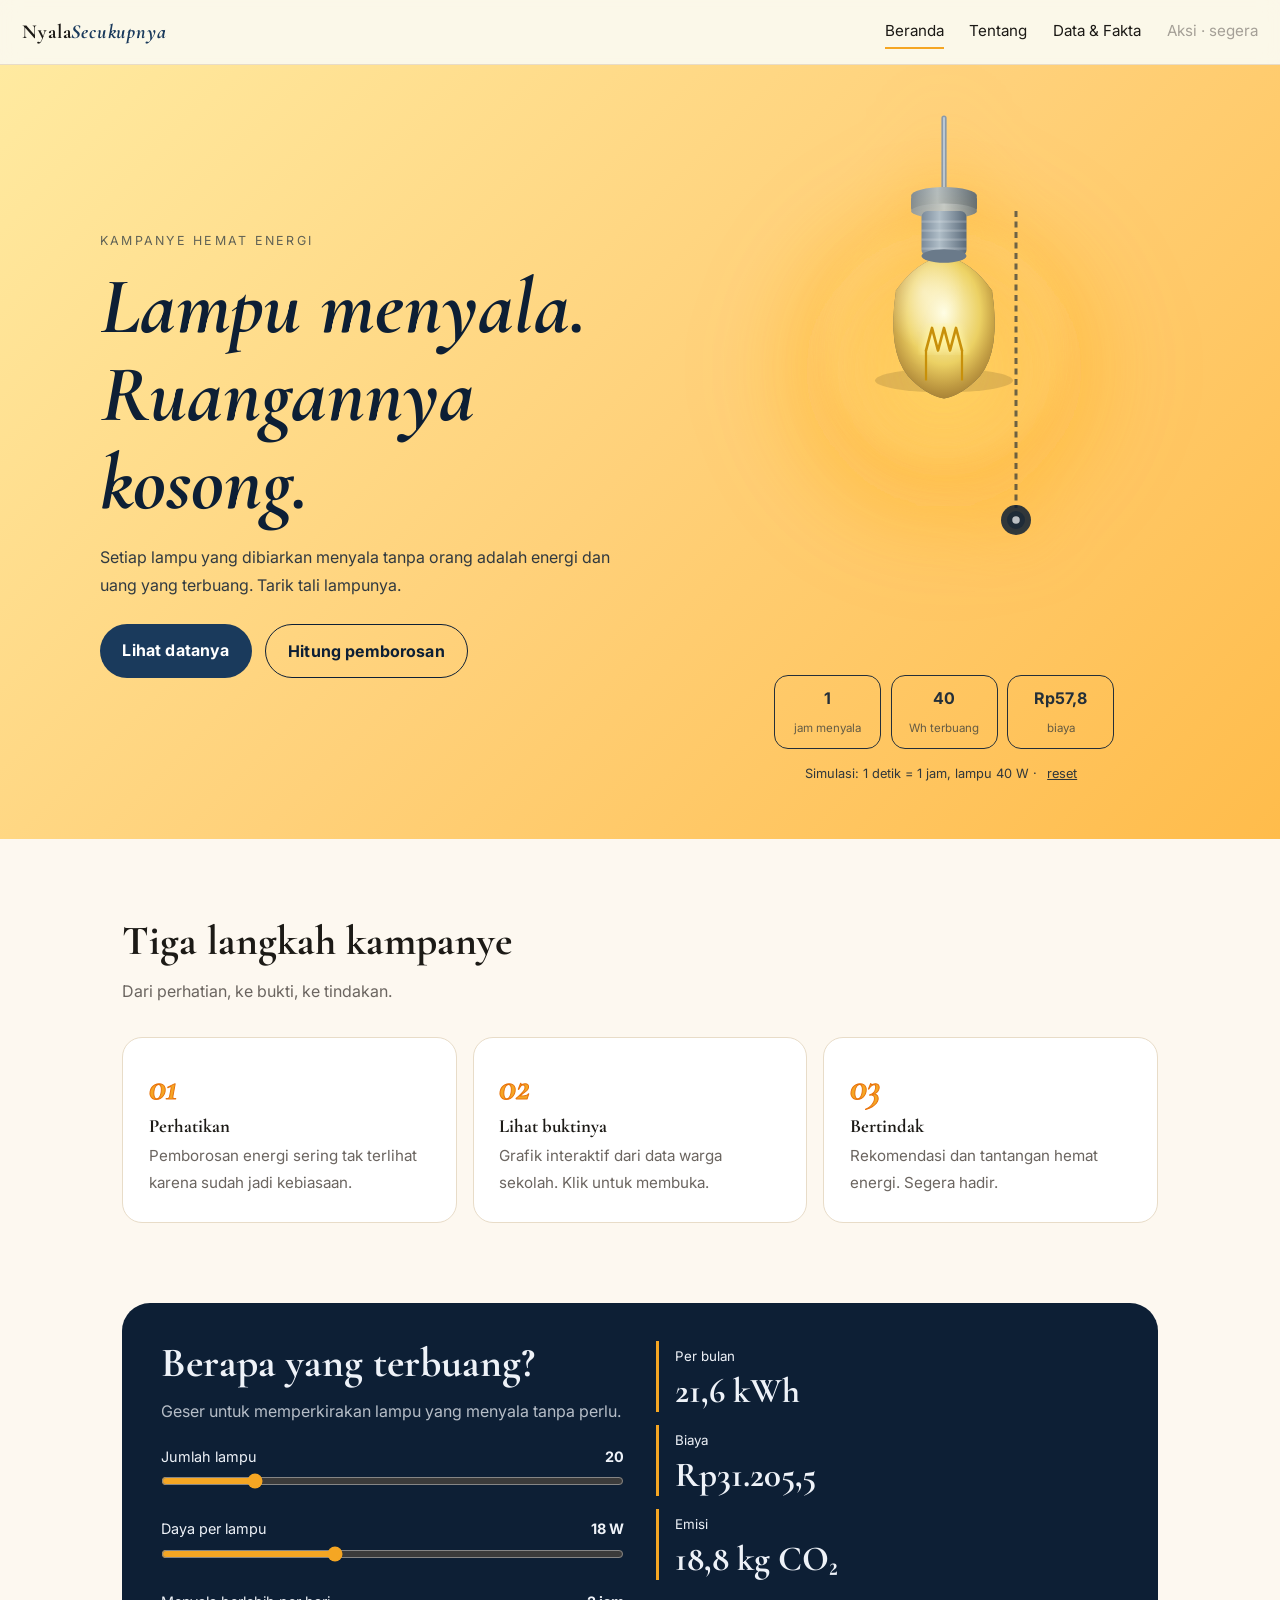
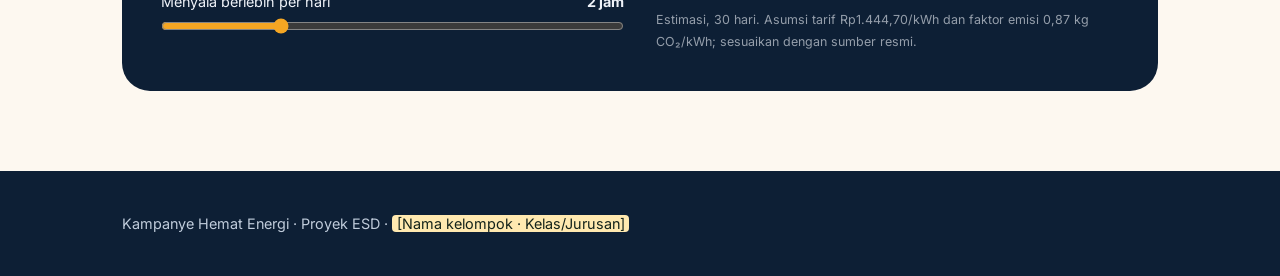
<file: index.html>
<!doctype html>
<html lang="id">

<head>
  <meta charset="utf-8">
  <meta name="viewport" content="width=device-width,initial-scale=1">
  <title>Beranda · Nyala Secukupnya</title>
  <link rel="preconnect" href="https://fonts.googleapis.com">
  <link
    href="https://fonts.googleapis.com/css2?family=Cormorant+Garamond:ital,wght@0,500;0,600;0,700;1,600;1,700&family=Inter:wght@400;500;600&display=swap"
    rel="stylesheet">
  <link rel="stylesheet" href="css/style.css">
</head>

<body>
  <header class="top"><a class="logo" href="index.html">Nyala<b>Secukupnya</b></a><button class="burger"
      aria-label="Menu">☰</button>
    <nav><a href="index.html" aria-current="page">Beranda</a><a href="tentang.html">Tentang</a><a href="data.html">Data
        &amp; Fakta</a><a class="soon" title="Dikerjakan di Fase 3">Aksi · segera</a></nav>
  </header>
  <main>
    <div class="hero lit">
      <div><span class="eyebrow">Kampanye Hemat Energi</span>
        <h1 id="hl"></h1>
        <p id="sub"></p>
        <div class="btns"><a class="btn" href="data.html">Lihat datanya</a><a class="btn alt" href="#hitung">Hitung
            pemborosan</a></div>
      </div>
      <div class="stage"><button id="lamp" class="lamp" aria-pressed="true"><svg viewBox="0 0 200 360"
            aria-hidden="true" xmlns="http://www.w3.org/2000/svg">
            <defs>
              <!-- Glow halo besar -->
              <radialGradient id="gl" cx="50%" cy="55%" r="50%">
                <stop offset="0%" stop-color="#ffe066" stop-opacity=".75" />
                <stop offset="40%" stop-color="#ffb830" stop-opacity=".35" />
                <stop offset="100%" stop-color="#ff9900" stop-opacity="0" />
              </radialGradient>
              <!-- Glow dalam bohlam -->
              <radialGradient id="gb" cx="50%" cy="40%" r="60%">
                <stop offset="0%" stop-color="#fffde0" stop-opacity="1" />
                <stop offset="60%" stop-color="#ffe066" stop-opacity=".9" />
                <stop offset="100%" stop-color="#ffb830" stop-opacity=".6" />
              </radialGradient>
              <!-- Gradient kaca bohlam (mati) -->
              <radialGradient id="gd" cx="38%" cy="30%" r="65%">
                <stop offset="0%" stop-color="#5a6a7a" stop-opacity=".9" />
                <stop offset="100%" stop-color="#2a3540" stop-opacity="1" />
              </radialGradient>
              <!-- Kilap kaca -->
              <radialGradient id="gs" cx="30%" cy="25%" r="40%">
                <stop offset="0%" stop-color="#ffffff" stop-opacity=".45" />
                <stop offset="100%" stop-color="#ffffff" stop-opacity="0" />
              </radialGradient>
              <!-- Gradient topi/fitting -->
              <linearGradient id="gf" x1="0%" y1="0%" x2="100%" y2="0%">
                <stop offset="0%" stop-color="#7a8a9a" />
                <stop offset="40%" stop-color="#b0bec8" />
                <stop offset="100%" stop-color="#5a6a7a" />
              </linearGradient>
              <!-- Gradient ulir fitting -->
              <linearGradient id="gu" x1="0%" y1="0%" x2="100%" y2="0%">
                <stop offset="0%" stop-color="#8a9aaa" />
                <stop offset="50%" stop-color="#c0cdd8" />
                <stop offset="100%" stop-color="#6a7a8a" />
              </linearGradient>
              <!-- Filter blur untuk glow -->
              <filter id="blur-glow" x="-60%" y="-60%" width="220%" height="220%">
                <feGaussianBlur stdDeviation="18" />
              </filter>
              <filter id="blur-soft" x="-30%" y="-30%" width="160%" height="160%">
                <feGaussianBlur stdDeviation="6" />
              </filter>
              <filter id="blur-filament" x="-20%" y="-20%" width="140%" height="140%">
                <feGaussianBlur stdDeviation="2.5" />
              </filter>
            </defs>

            <!-- ══ KABEL DARI ATAS ══ -->
            <line x1="100" y1="0" x2="100" y2="52" stroke="#8a9aaa" stroke-width="3.5" stroke-linecap="round"/>
            <line x1="100" y1="0" x2="100" y2="52" stroke="#c0cdd8" stroke-width="1.2" stroke-linecap="round"/>

            <!-- ══ FITTING ATAS (tutup logam) ══ -->
            <ellipse cx="100" cy="52" rx="22" ry="6" fill="url(#gf)" />
            <rect x="78" y="52" width="44" height="10" rx="2" fill="url(#gf)" />
            <ellipse cx="100" cy="62" rx="22" ry="5" fill="url(#gu)" />

            <!-- ══ GLOW HALO (muncul saat lit) ══ -->
            <circle class="glow" cx="100" cy="155" r="130" fill="url(#gl)" filter="url(#blur-glow)" />
            <circle class="glow" cx="100" cy="150" r="80" fill="#ffe599" fill-opacity=".18" filter="url(#blur-soft)" />

            <!-- ══ BOHLAM — body kaca ══ -->
            <!-- Shadow bohlam -->
            <ellipse cx="100" cy="175" rx="46" ry="8" fill="#000" fill-opacity=".12" />
            <!-- Kaca bohlam (mati) -->
            <path class="bulb-glass" d="M68 115 Q62 155 76 172 Q88 185 100 187 Q112 185 124 172 Q138 155 132 115 Q118 95 100 92 Q82 95 68 115Z"
              fill="url(#gd)" />
            <!-- Kaca bohlam (nyala) -->
            <path class="bulb-lit" d="M68 115 Q62 155 76 172 Q88 185 100 187 Q112 185 124 172 Q138 155 132 115 Q118 95 100 92 Q82 95 68 115Z"
              fill="url(#gb)" opacity="0" style="transition:opacity .6s" />
            <!-- Kilap kaca selalu ada -->
            <path d="M68 115 Q62 155 76 172 Q88 185 100 187 Q112 185 124 172 Q138 155 132 115 Q118 95 100 92 Q82 95 68 115Z"
              fill="url(#gs)" />

            <!-- ══ FILAMEN (kawat pijar) ══ -->
            <!-- Glow filamen saat nyala -->
            <g class="glow" filter="url(#blur-filament)">
              <polyline points="88,155 92,140 96,155 100,140 104,155 108,140 112,155"
                fill="none" stroke="#fff4a0" stroke-width="4" stroke-linecap="round" stroke-linejoin="round"/>
            </g>
            <!-- Filamen utama -->
            <polyline class="filament" points="88,155 92,140 96,155 100,140 104,155 108,140 112,155"
              fill="none" stroke="#8a7040" stroke-width="1.8" stroke-linecap="round" stroke-linejoin="round"/>
            <!-- Kaki filamen kiri -->
            <line class="filament" x1="88" y1="155" x2="88" y2="175" stroke="#8a7040" stroke-width="1.5"/>
            <line class="filament" x1="112" y1="155" x2="112" y2="175" stroke="#8a7040" stroke-width="1.5"/>

            <!-- ══ LEHER BOHLAM (sambungan kaca-fitting) ══ -->
            <rect x="85" y="62" width="30" height="30" rx="4" fill="url(#gf)" />
            <!-- Ulir leher -->
            <line x1="85" y1="69" x2="115" y2="69" stroke="#fff" stroke-opacity=".18" stroke-width="1.5"/>
            <line x1="85" y1="75" x2="115" y2="75" stroke="#fff" stroke-opacity=".18" stroke-width="1.5"/>
            <line x1="85" y1="81" x2="115" y2="81" stroke="#fff" stroke-opacity=".18" stroke-width="1.5"/>
            <line x1="85" y1="87" x2="115" y2="87" stroke="#fff" stroke-opacity=".18" stroke-width="1.5"/>
            <!-- Tutup bawah leher -->
            <ellipse cx="100" cy="92" rx="15" ry="4.5" fill="#6a7a8a" />

            <!-- ══ KABEL TALI TARIK ══ -->
            <line x1="148" y1="62" x2="148" y2="260" stroke="currentColor" stroke-width="2" stroke-opacity=".6" stroke-dasharray="4 3"/>
            <!-- Knob / tombol tarik -->
            <g class="knob" transform="translate(148,268)">
              <circle r="10" fill="currentColor" fill-opacity=".85"/>
              <circle r="6" fill="currentColor" fill-opacity=".5"/>
              <circle r="2.5" fill="#fff" fill-opacity=".7"/>
            </g>

          </svg></button>
        <div class="meter" id="meter"></div>
        <p class="hint">Simulasi: 1 detik = 1 jam, lampu 40 W · <button id="reset"
            style="background:none;border:0;text-decoration:underline;color:inherit;cursor:pointer;font:inherit">reset</button>
        </p>
      </div>
    </div>
    <section>
      <div class="wrap">
        <h2 class="rv">Tiga langkah kampanye</h2>
        <p class="lead rv">Dari perhatian, ke bukti, ke tindakan.</p>
        <div class="steps">
          <div class="card rv">
            <div class="n">01</div>
            <h3>Perhatikan</h3>
            <p>Pemborosan energi sering tak terlihat karena sudah jadi kebiasaan.</p>
          </div>
          <a class="card rv" href="data.html">
            <div class="n">02</div>
            <h3>Lihat buktinya</h3>
            <p>Grafik interaktif dari data warga sekolah. Klik untuk membuka.</p>
          </a>
          <div class="card rv">
            <div class="n">03</div>
            <h3>Bertindak</h3>
            <p>Rekomendasi dan tantangan hemat energi. Segera hadir.</p>
          </div>
        </div>
      </div>
    </section>
    <section id="hitung" style="padding-top:0">
      <div class="wrap">
        <div class="calc rv">
          <div>
            <h2>Berapa yang terbuang?</h2>
            <p style="opacity:.75;margin-top:.6rem">Geser untuk memperkirakan lampu yang menyala tanpa perlu.</p>
            <form id="calc" onsubmit="return false"><label>Jumlah lampu <b id="vn"></b></label><input id="n"
                type="range" min="1" max="100" value="20"><label>Daya per lampu <b id="vw"></b></label><input id="w"
                type="range" min="5" max="40" step="1" value="18"><label>Menyala berlebih per hari <b
                  id="vh"></b></label><input id="h" type="range" min="0" max="8" value="2"></form>
          </div>
          <div class="out">
            <div><small>Per bulan</small><b id="kwh"></b></div>
            <div><small>Biaya</small><b id="rp"></b></div>
            <div><small>Emisi</small><b id="co"></b></div>
            <p class="fine">Estimasi, 30 hari. Asumsi tarif Rp1.444,70/kWh dan faktor emisi 0,87 kg CO₂/kWh; sesuaikan
              dengan sumber resmi.</p>
          </div>
        </div>
      </div>
    </section>
  </main>
  <footer>
    <div class="wrap">Kampanye Hemat Energi · Proyek ESD · <span class="ph" style="color:#14231a">[Nama kelompok ·
        Kelas/Jurusan]</span></div>
  </footer>
  <script src="js/main.js"></script>
</body>

</html>
</file>
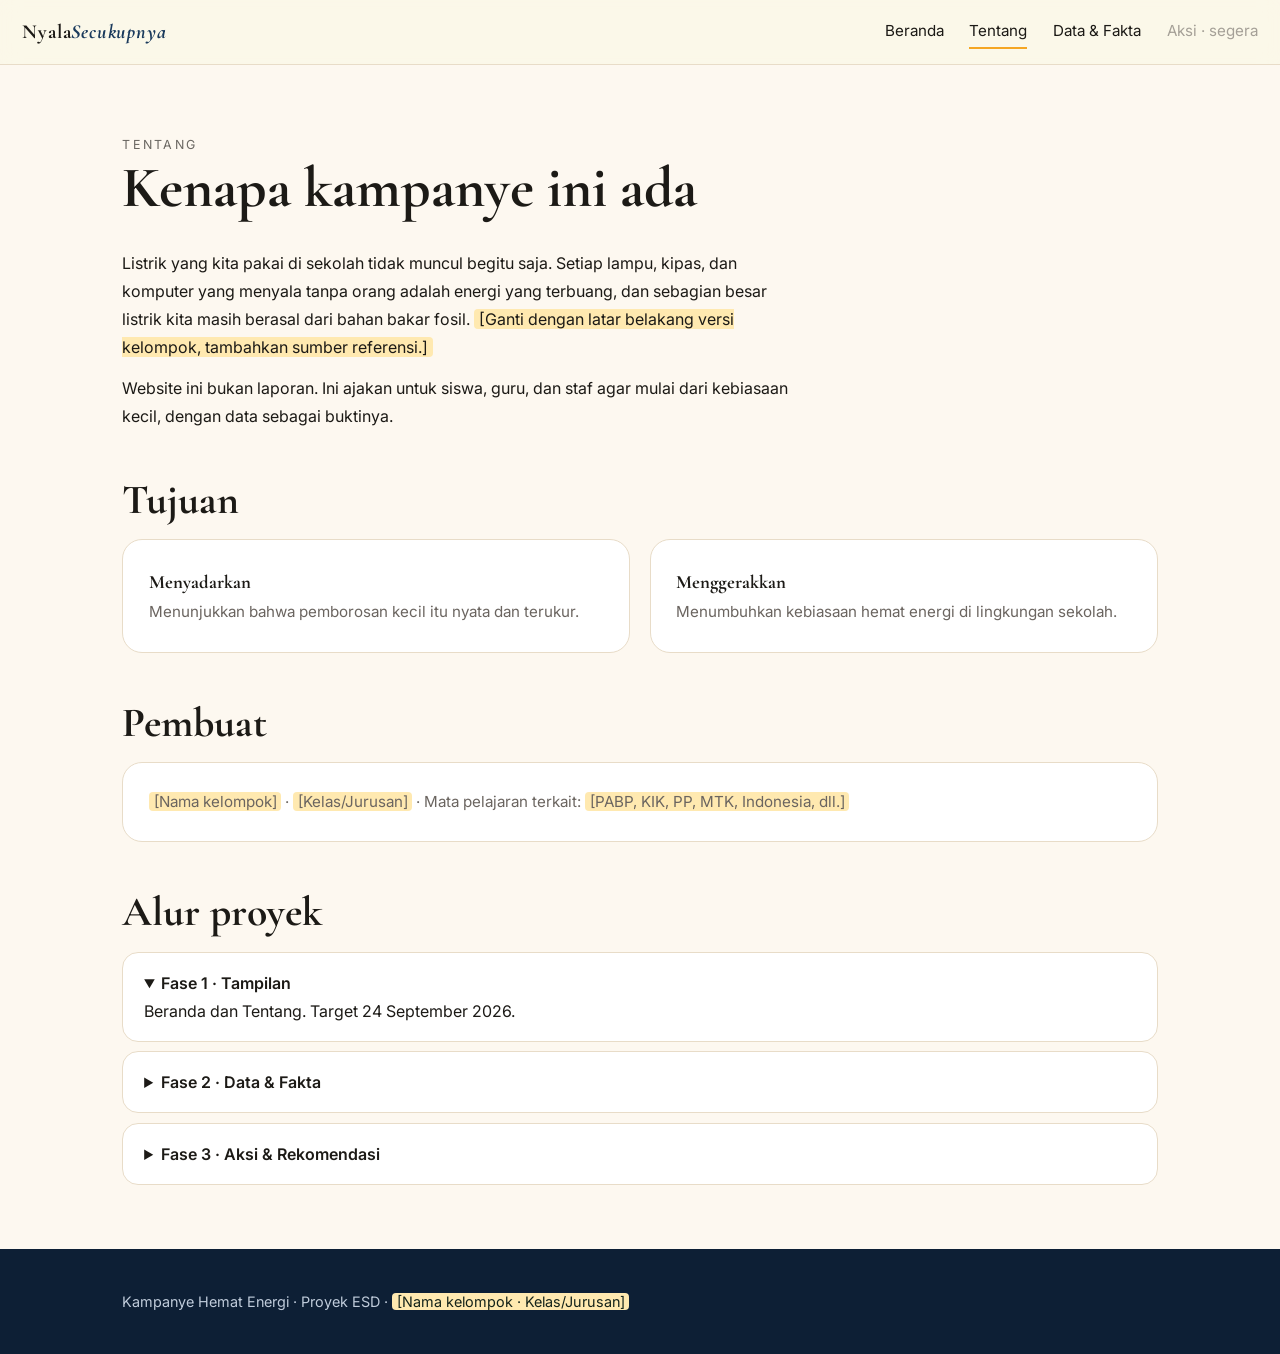
<file: tentang.html>
<!doctype html>
<html lang="id">

<head>
  <meta charset="utf-8">
  <meta name="viewport" content="width=device-width,initial-scale=1">
  <title>Tentang · Nyala Secukupnya</title>
  <link rel="preconnect" href="https://fonts.googleapis.com">
  <link
    href="https://fonts.googleapis.com/css2?family=Cormorant+Garamond:ital,wght@0,500;0,600;0,700;1,600;1,700&family=Inter:wght@400;500;600&display=swap"
    rel="stylesheet">
  <link rel="stylesheet" href="css/style.css">
</head>

<body>
  <header class="top"><a class="logo" href="index.html">Nyala<b>Secukupnya</b></a><button class="burger"
      aria-label="Menu">☰</button>
    <nav><a href="index.html">Beranda</a><a href="tentang.html" aria-current="page">Tentang</a><a href="data.html">Data
        &amp; Fakta</a><a class="soon" title="Dikerjakan di Fase 3">Aksi · segera</a></nav>
  </header>
  <main class="wrap">
    <div class="page-h"><span class="eyebrow">Tentang</span>
      <h1>Kenapa kampanye ini ada</h1>
    </div>
    <div class="prose rv">
      <p>Listrik yang kita pakai di sekolah tidak muncul begitu saja. Setiap lampu, kipas, dan komputer yang menyala
        tanpa orang adalah energi yang terbuang, dan sebagian besar listrik kita masih berasal dari bahan bakar fosil.
        <span class="ph">[Ganti dengan latar belakang versi kelompok, tambahkan sumber referensi.]</span>
      </p>
      <p>Website ini bukan laporan. Ini ajakan untuk siswa, guru, dan staf agar mulai dari kebiasaan kecil, dengan data
        sebagai buktinya.</p>
    </div>
    <h2 style="margin-top:3rem">Tujuan</h2>
    <div class="two" style="margin-top:1rem">
      <div class="card rv">
        <h3>Menyadarkan</h3>
        <p>Menunjukkan bahwa pemborosan kecil itu nyata dan terukur.</p>
      </div>
      <div class="card rv">
        <h3>Menggerakkan</h3>
        <p>Menumbuhkan kebiasaan hemat energi di lingkungan sekolah.</p>
      </div>
    </div>
    <h2 style="margin-top:3rem">Pembuat</h2>
    <div class="card rv" style="margin-top:1rem">
      <p><span class="ph">[Nama kelompok]</span> · <span class="ph">[Kelas/Jurusan]</span> · Mata pelajaran terkait:
        <span class="ph">[PABP, KIK, PP, MTK, Indonesia, dll.]</span>
      </p>
    </div>
    <h2 style="margin-top:3rem">Alur proyek</h2>
    <div style="margin:1rem 0 4rem">
      <details open>
        <summary>Fase 1 · Tampilan</summary>
        <p>Beranda dan Tentang. Target 24 September 2026.</p>
      </details>
      <details>
        <summary>Fase 2 · Data &amp; Fakta</summary>
        <p>Grafik interaktif dari data angket/observasi. Saat ini memakai data contoh.</p>
      </details>
      <details>
        <summary>Fase 3 · Aksi &amp; Rekomendasi</summary>
        <p>Menyusul setelah Fase 2 selesai.</p>
      </details>
    </div>
  </main>
  <footer>
    <div class="wrap">Kampanye Hemat Energi · Proyek ESD · <span class="ph" style="color:#14231a">[Nama kelompok ·
        Kelas/Jurusan]</span></div>
  </footer>
  <script src="js/main.js"></script>
</body>

</html>
</file>
<file: css/style.css>
:root {
  --g: #1a3a5c;
  --gd: #0d1f35;
  --y: #f5a623;
  --c: #fdf8f0;
  --ink: #1c1a16;
  --mut: #6b6560;
  --ln: #e8dcc8;
  --accent2: #e8720c;
  --warm: #fff4e0
}

* {
  box-sizing: border-box;
  margin: 0
}

html {
  scroll-behavior: smooth
}

body {
  font: 16px/1.75 'Inter', system-ui, sans-serif;
  background: var(--c);
  color: var(--ink)
}

h1,
h2,
h3 {
  font-family: 'Cormorant Garamond', Georgia, serif;
  line-height: 1.1;
  font-weight: 700
}

h2 {
  font-size: clamp(1.8rem, 4vw, 2.6rem)
}

a {
  color: inherit
}

.wrap {
  max-width: 1080px;
  margin: auto;
  padding: 0 1.4rem
}

.top {
  position: sticky;
  top: 0;
  z-index: 20;
  display: flex;
  justify-content: space-between;
  align-items: center;
  padding: .9rem 1.4rem;
  background: rgba(251, 247, 232, .88);
  backdrop-filter: blur(10px);
  border-bottom: 1px solid var(--ln)
}

.logo {
  font: 700 1.25rem 'Cormorant Garamond', serif;
  letter-spacing: .04em;
  text-decoration: none
}

.logo b {
  color: var(--g);
  font-style: italic
}

.top nav {
  display: flex;
  gap: 1.6rem
}

.top nav a {
  text-decoration: none;
  font-size: .95rem;
  padding: .2rem 0;
  border-bottom: 2px solid transparent;
  transition: .2s
}

.top nav a:hover,
.top nav a[aria-current] {
  border-color: var(--y)
}

.top nav .soon {
  color: var(--mut);
  opacity: .6;
  cursor: default
}

.burger {
  display: none;
  background: none;
  border: 0;
  font-size: 1.5rem;
  cursor: pointer
}

.hero {
  --fg: var(--gd);
  background: linear-gradient(135deg, #ffeaa0 0%, #ffd17a 50%, #ffbc4b 100%);
  color: var(--fg);
  min-height: 86vh;
  display: grid;
  grid-template-columns: 1.1fr .9fr;
  align-items: center;
  gap: 2rem;
  padding: 3rem max(1.4rem, calc(50vw - 540px));
  transition: background .7s, color .7s;
}

.hero:not(.lit) {
  background: linear-gradient(135deg, var(--gd) 0%, #162d4a 100%);
  color: #eef2f8
}

.eyebrow {
  font-size: .78rem;
  letter-spacing: .18em;
  text-transform: uppercase;
  font-family: 'Inter', sans-serif;
  opacity: .65
}

.hero h1 {
  font-size: clamp(2.6rem, 6.5vw, 5rem);
  font-style: italic;
  margin: .6rem 0 1rem
}

.hero p {
  max-width: 34em;
  opacity: .85
}

.btns {
  display: flex;
  gap: .8rem;
  flex-wrap: wrap;
  margin-top: 1.6rem
}

.btn {
  display: inline-block;
  padding: .75rem 1.4rem;
  border-radius: 99px;
  background: var(--g);
  color: #fff;
  text-decoration: none;
  border: 0;
  cursor: pointer;
  font: inherit;
  font-weight: 700;
  letter-spacing: .01em;
  transition: transform .2s, box-shadow .2s
}

.btn:hover {
  transform: translateY(-2px);
  box-shadow: 0 6px 16px rgba(0, 0, 0, .18)
}

.btn.alt {
  background: transparent;
  color: inherit;
  border: 1.5px solid currentColor
}

.hero:not(.lit) .btn:not(.alt) {
  background: var(--y);
  color: var(--gd)
}

.stage {
  display: grid;
  justify-items: center;
  gap: .8rem
}

.lamp {
  background: none;
  border: 0;
  cursor: pointer;
  color: inherit;
  filter: drop-shadow(0 0 0px #ffb830);
  transition: filter .6s, transform .2s
}

.lit .lamp {
  filter: drop-shadow(0 0 32px #ffb83088)
}

.lamp:hover {
  transform: scale(1.03)
}

.lamp svg {
  width: 100%;
  overflow: visible
}

.glow {
  opacity: 0;
}

.lit .glow {
  opacity: 1
}

.bulb-glass {
  transition: opacity .5s
}

.bulb-lit {
  transition: opacity .6s ease
}

.lit .bulb-lit {
  opacity: 1 !important
}

.filament {
  transition: stroke .5s
}

.lit .filament {
  stroke: #c8900a
}

.bulb {
  fill: #3a4a40;
  transition: .5s
}

.lit .bulb {
  fill: #fff3b8
}

.knob {
  fill: currentColor;
}

.lamp:active .knob {}

.meter {
  display: grid;
  grid-template-columns: repeat(3, 1fr);
  gap: .6rem;
  width: 100%;
  max-width: 340px;
  text-align: center
}

.meter div {
  border: 1px solid currentColor;
  border-radius: 14px;
  padding: .5rem;
  opacity: .9
}

.meter b {
  display: block;
}

.meter small {
  font-size: .72rem;
  opacity: .7
}

.hint {
  font-size: .8rem;
  opacity: .65
}

section {
  padding: 5rem 0
}

.lead {
  color: var(--mut);
  max-width: 38em;
  margin: .8rem 0 2rem
}

.steps {
  display: grid;
  grid-template-columns: repeat(3, 1fr);
  gap: 1rem
}

.card {
  background: #fff;
  border: 1px solid var(--ln);
  border-radius: 20px;
  padding: 1.6rem;
  transition: transform .25s, box-shadow .25s;
  text-decoration: none;
  display: block
}

a.card:hover {
  transform: translateY(-4px);
  box-shadow: 0 12px 28px rgba(28, 26, 22, .1)
}

.card .n {
  font: italic 700 2.4rem 'Cormorant Garamond', serif;
  color: var(--y);
  -webkit-text-stroke: 1px var(--accent2)
}

.card h3 {
  margin: .4rem 0
}

.card p {
  color: var(--mut);
  font-size: .95rem
}

.calc {
  display: grid;
  grid-template-columns: 1fr 1fr;
  gap: 2rem;
  background: var(--gd);
  color: #eef2f8;
  border-radius: 28px;
  padding: 2.4rem
}

.calc label {
  display: flex;
  justify-content: space-between;
  font-size: .9rem;
  margin-top: 1.2rem
}

.calc input {
  width: 100%;
  accent-color: var(--y)
}

.out {
  display: grid;
  gap: .8rem;
  align-content: center
}

.out div {
  border-left: 3px solid var(--y);
  padding-left: 1rem
}

.out b {
  font: 700 2.2rem 'Cormorant Garamond', serif;
  display: block
}

.fine {
  font-size: .78rem;
  opacity: .6;
  margin-top: 1rem
}

.page-h {
  padding: 4rem 0 1rem
}

.page-h h1 {
  font-size: clamp(2.2rem, 5vw, 3.6rem)
}

.prose p {
  margin: .8rem 0;
  max-width: 42em
}

.two {
  display: grid;
  grid-template-columns: 1fr 1fr;
  gap: 1.2rem
}

details {
  background: #fff;
  border: 1px solid var(--ln);
  border-radius: 16px;
  padding: 1rem 1.3rem;
  margin: .6rem 0
}

summary {
  cursor: pointer;
  font-weight: 600
}

.ph {
  background: #ffe9b0;
  padding: 0 .3em;
  border-radius: 4px
}

.seg {
  display: inline-flex;
  background: #fff;
  border: 1px solid var(--ln);
  border-radius: 99px;
  padding: 4px;
  gap: 2px;
  margin: 1rem 0 1.6rem
}

.seg button {
  border: 0;
  background: none;
  padding: .5rem 1.1rem;
  border-radius: 99px;
  cursor: pointer;
  font: inherit;
  font-weight: 600;
  transition: .2s
}

.seg .on {
  background: var(--g);
  color: #fff
}

.notice {
  background: #fff4cc;
  border-left: 4px solid var(--y);
  border-radius: 12px;
  padding: .7rem 1rem;
  font-size: .9rem;
  margin-bottom: 1rem
}

.charts {
  display: grid;
  grid-template-columns: 1.4fr 1fr;
  gap: 1.2rem
}

.charts .card:last-child {
  grid-column: 1/-1
}

.cv {
  position: relative;
  height: 300px
}

.cap {
  margin-top: .8rem;
  font-size: .92rem;
  color: var(--mut)
}

footer {
  background: var(--gd);
  color: #c0ccdb;
  padding: 2.5rem 0;
  font-size: .9rem
}

.rv {
  opacity: 0;
  transform: translateY(22px);
  transition: .7s
}

.rv.in {
  opacity: 1;
  transform: none
}

@media(max-width:800px) {

  .hero,
  .calc,
  .charts,
  .two,
  .steps {
    grid-template-columns: 1fr
  }

  .burger {
    display: block
  }

  .top nav {
    display: none;
    position: absolute;
    top: 100%;
    left: 0;
    right: 0;
    background: var(--c);
    flex-direction: column;
    padding: 1rem 1.4rem;
    gap: .8rem;
    border-bottom: 1px solid var(--ln)
  }

  .nav-open .top nav {
    display: flex
  }

  .hero {
    min-height: auto
  }
}

@media(prefers-reduced-motion:reduce) {
  * {
    transition: none !important;
    scroll-behavior: auto
  }
}
</file>
